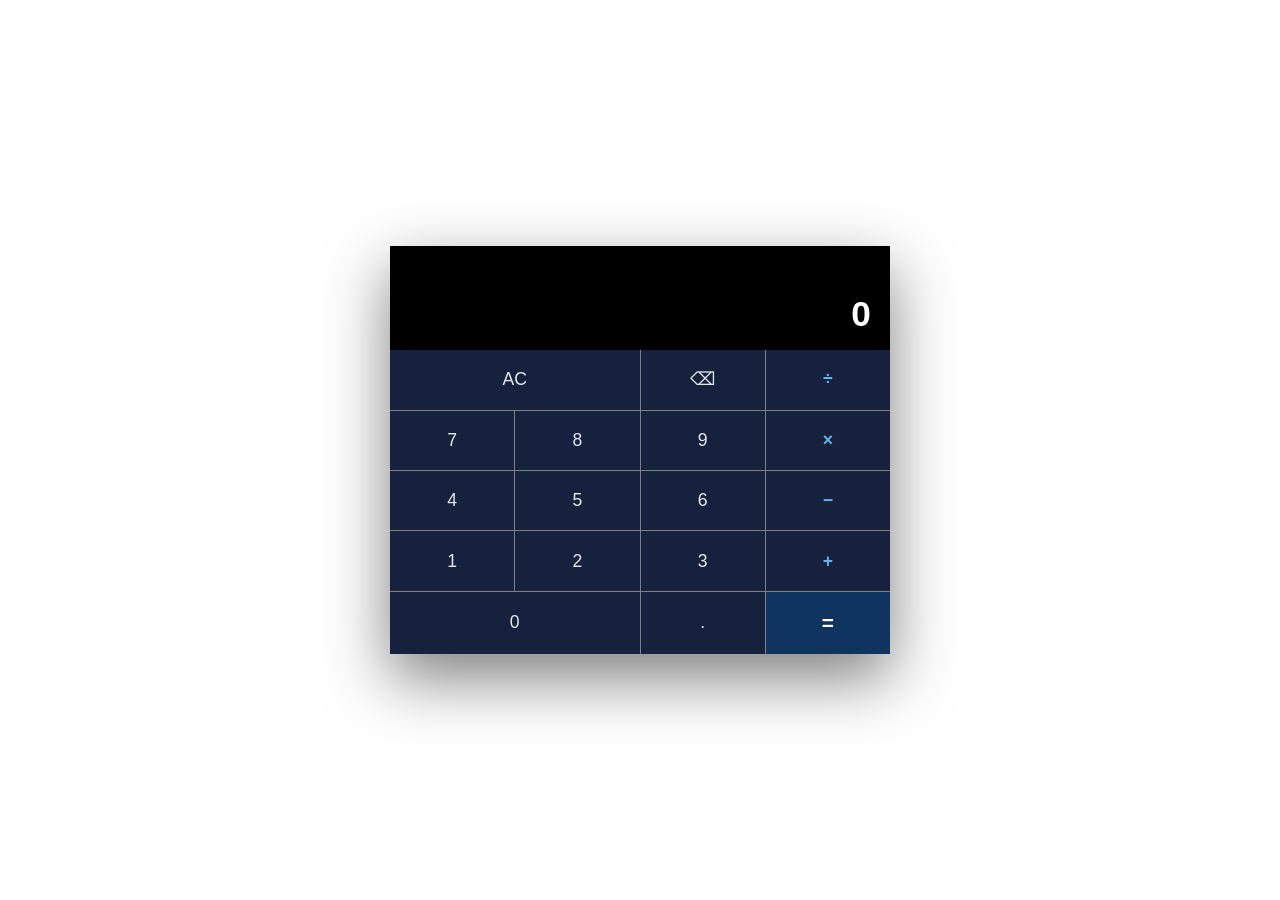
<file: CodeAlpha_Calculator/index.html>
<!DOCTYPE html>
<html lang="en">
<head>
  <meta charset="UTF-8" />
  <meta name="viewport" content="width=device-width, initial-scale=1.0" />
  <link rel="stylesheet" href="styles.css" />
  <title>Calculator</title>
</head>
<body>

  <div class="calculator">
    <div class="display">
      <span class="expression" id="expression"></span>
      <span class="result" id="result">0</span>
    </div>
    <div class="buttons">
      <button class="btn span-two" id="clear">AC</button>
      <button class="btn" id="delete">⌫</button>
      <button class="btn operator" data-op="/">÷</button>

      <button class="btn" data-num="7">7</button>
      <button class="btn" data-num="8">8</button>
      <button class="btn" data-num="9">9</button>
      <button class="btn operator" data-op="*">×</button>

      <button class="btn" data-num="4">4</button>
      <button class="btn" data-num="5">5</button>
      <button class="btn" data-num="6">6</button>
      <button class="btn operator" data-op="-">−</button>

      <button class="btn" data-num="1">1</button>
      <button class="btn" data-num="2">2</button>
      <button class="btn" data-num="3">3</button>
      <button class="btn operator" data-op="+">+</button>

      <button class="btn span-two" data-num="0">0</button>
      <button class="btn" data-num=".">.</button>
      <button class="btn equals" id="equals">=</button>
    </div>
  </div>

  <script src="script.js"></script>
</body>
</html>
</file>
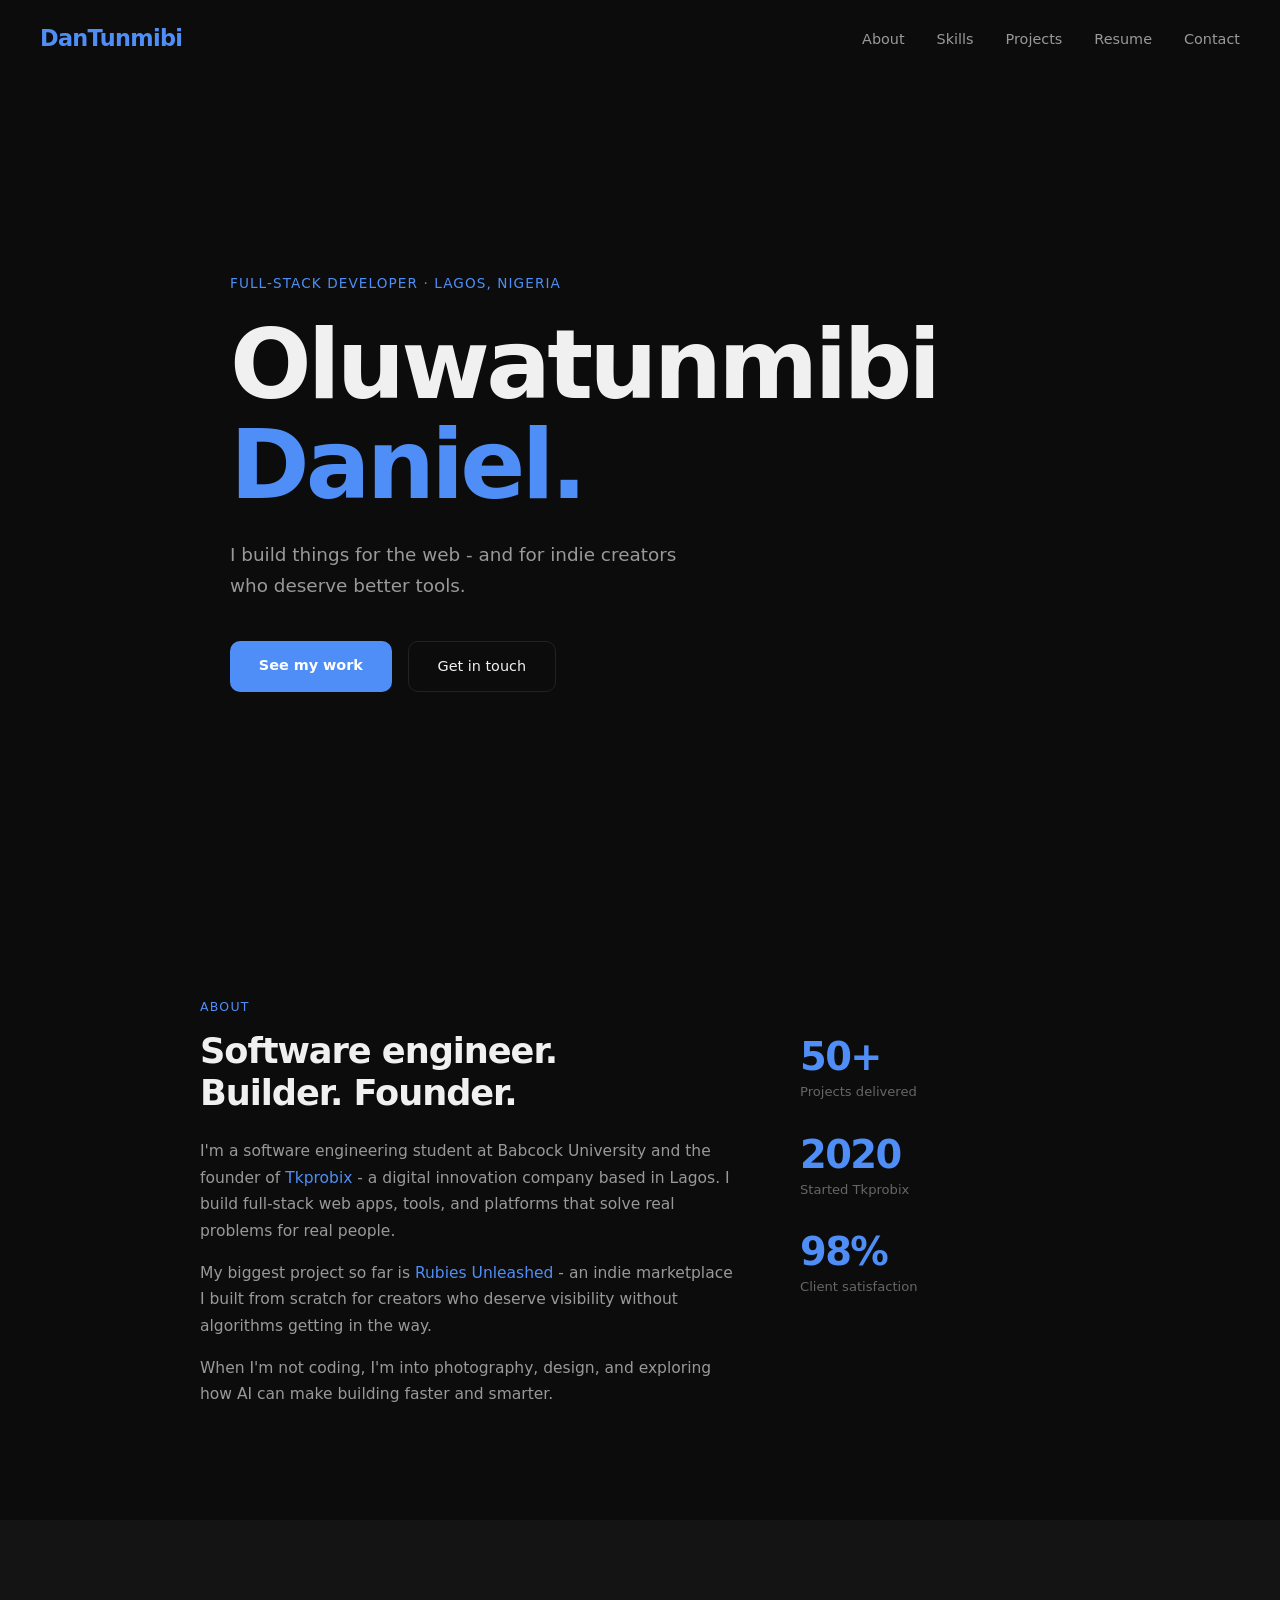
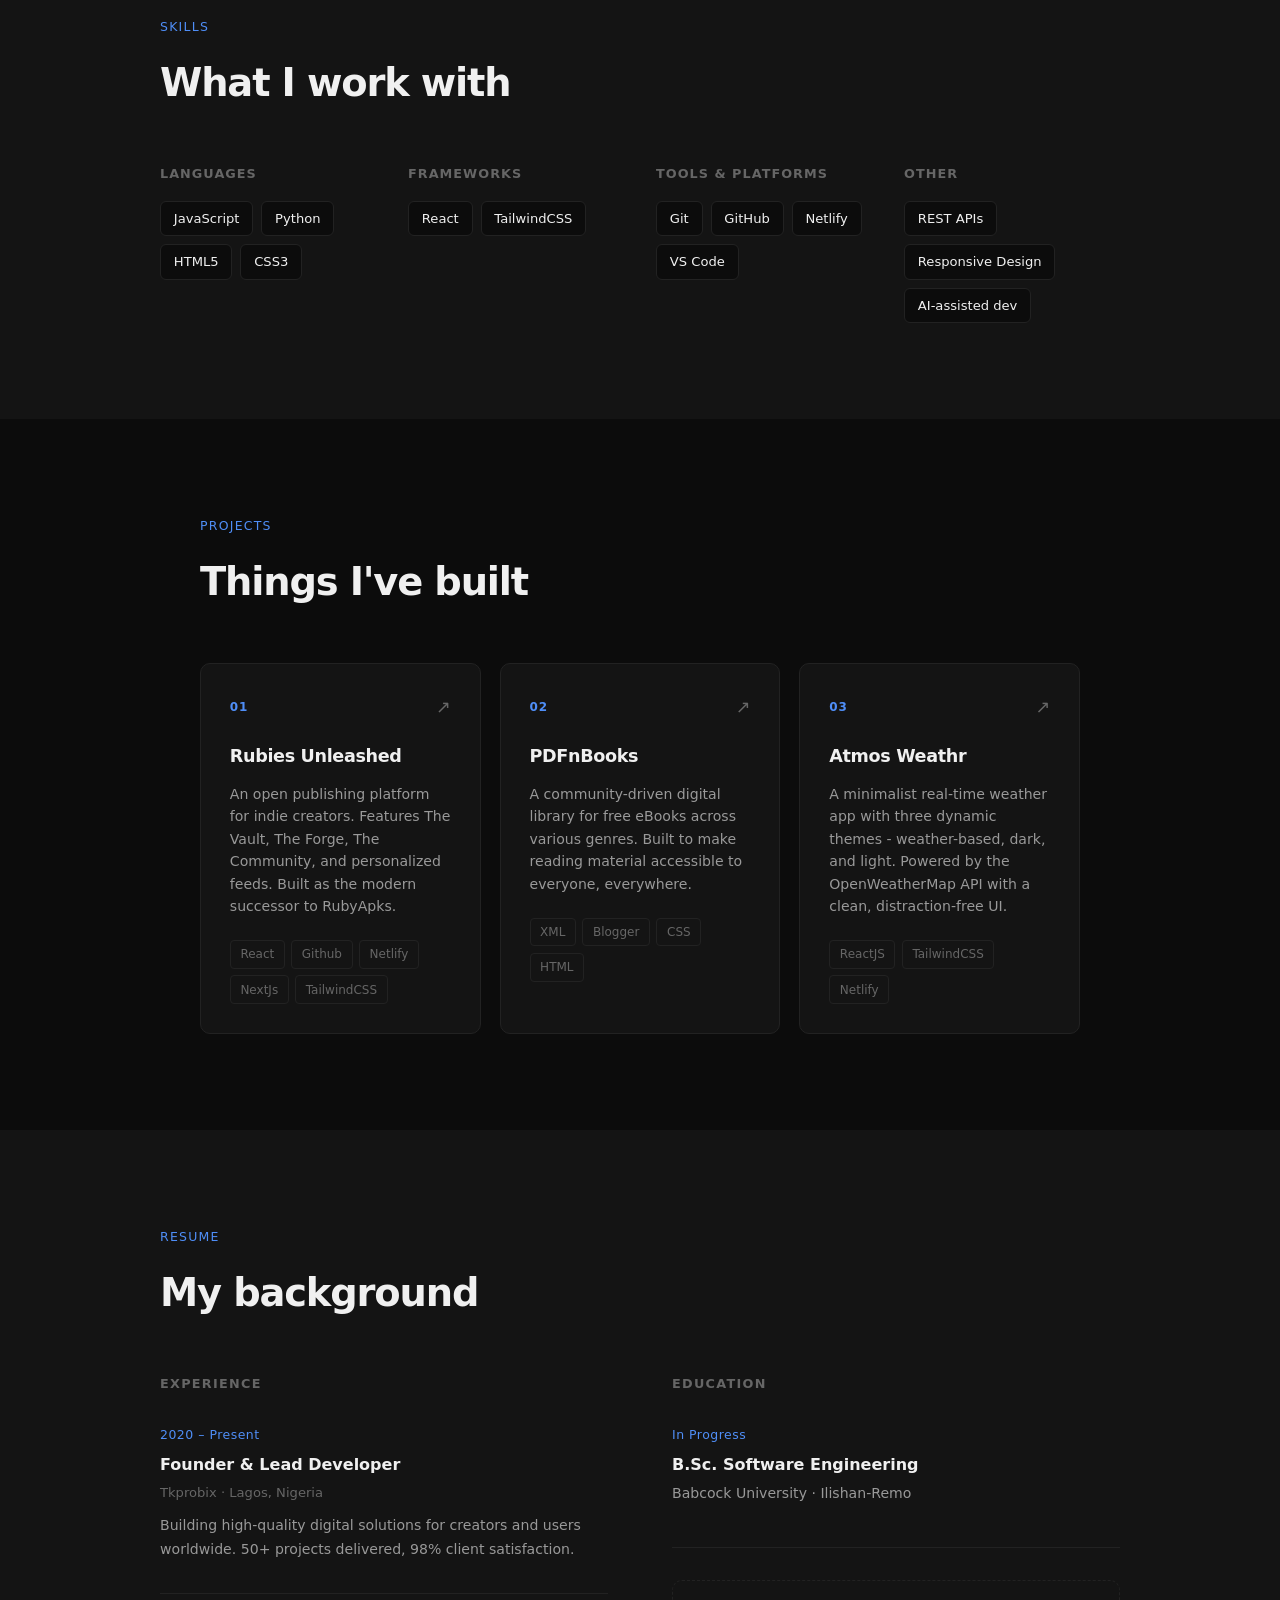
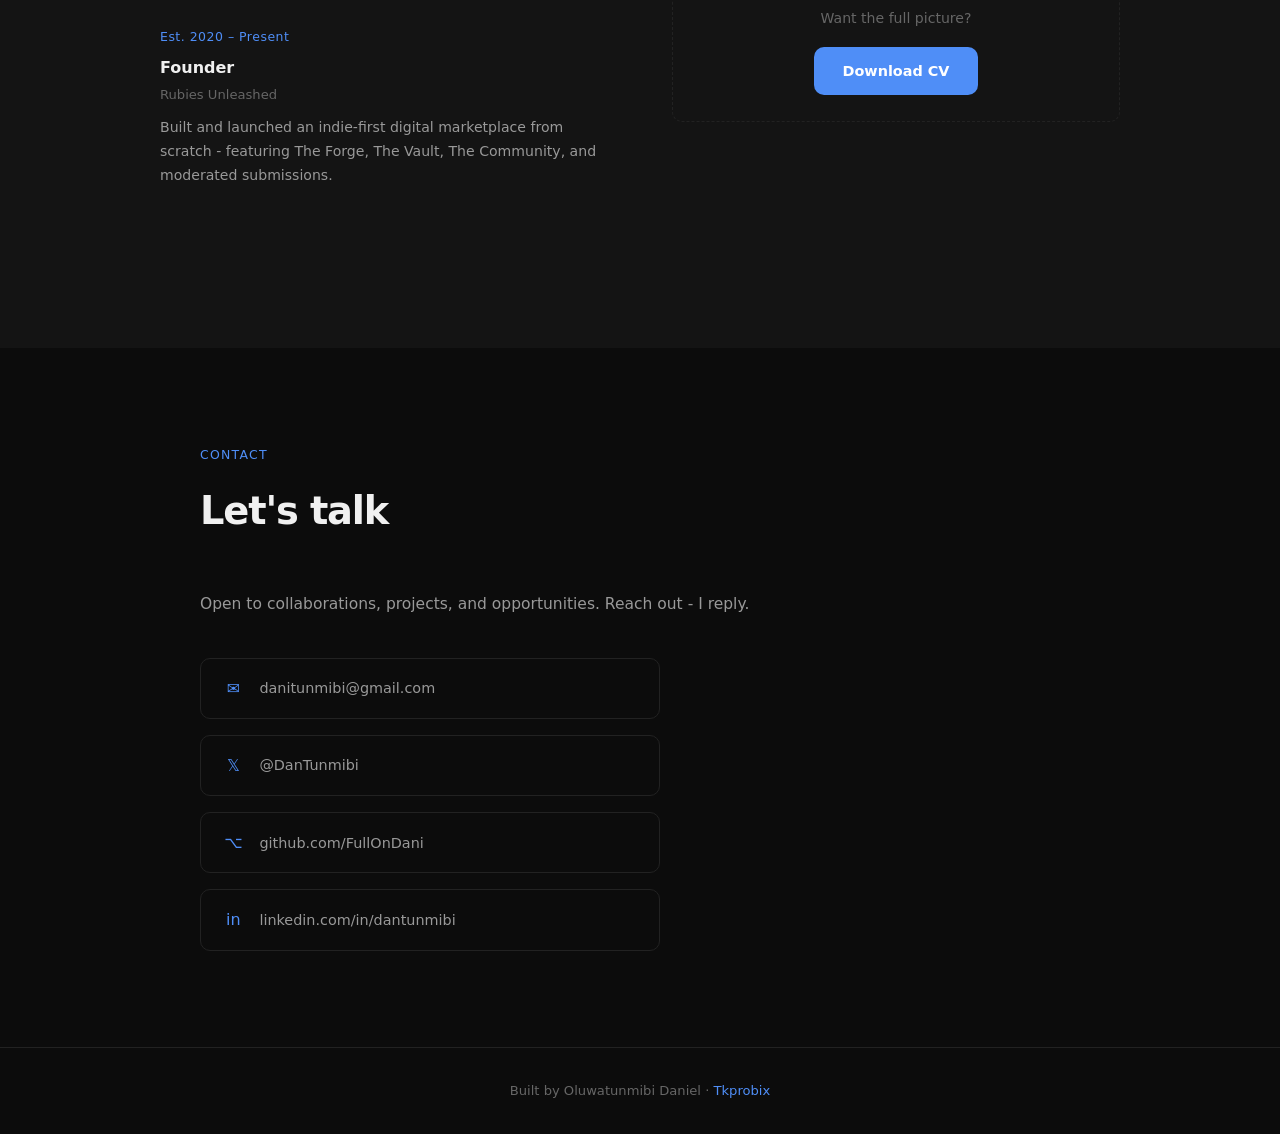
<file: CodeAlpha_Portfolio/index.html>
<!DOCTYPE html>
<html lang="en">
<head>
  <meta charset="UTF-8" />
  <meta name="viewport" content="width=device-width, initial-scale=1.0" />
  <link rel="stylesheet" href="styles.css" />
  <title>DanTunmibi - Portfolio</title>
</head>
<body>

  <!-- NAV -->
  <nav id="navbar">
    <span class="nav-logo">DanTunmibi</span>
    <ul class="nav-links">
      <li><a href="#about">About</a></li>
      <li><a href="#skills">Skills</a></li>
      <li><a href="#projects">Projects</a></li>
      <li><a href="#resume">Resume</a></li>
      <li><a href="#contact">Contact</a></li>
    </ul>
    <button class="nav-toggle" id="navToggle">☰</button>
  </nav>

  <!-- MOBILE MENU -->
  <div class="mobile-menu" id="mobileMenu">
    <a href="#about" class="mobile-link">About</a>
    <a href="#skills" class="mobile-link">Skills</a>
    <a href="#projects" class="mobile-link">Projects</a>
    <a href="#resume" class="mobile-link">Resume</a>
    <a href="#contact" class="mobile-link">Contact</a>
  </div>

  <!-- HERO -->
  <section class="hero" id="home">
    <div class="hero-content">
      <p class="hero-tag">Full-Stack Developer · Lagos, Nigeria</p>
      <h1>Oluwatunmibi<br /><span>Daniel.</span></h1>
      <p class="hero-sub">I build things for the web - and for indie creators who deserve better tools.</p>
      <div class="hero-cta">
        <a href="#projects" class="btn-primary">See my work</a>
        <a href="#contact" class="btn-ghost">Get in touch</a>
      </div>
    </div>
  </section>

  <!-- ABOUT -->
  <section class="section" id="about">
    <p class="section-tag">About</p>
    <div class="about-grid">
      <div class="about-text">
        <h2>Software engineer.<br />Builder. Founder.</h2>
        <p>I'm a software engineering student at Babcock University and the founder of <a href="https://tkprobix.netlify.app" target="_blank" class="inline-link">Tkprobix</a> - a digital innovation company based in Lagos. I build full-stack web apps, tools, and platforms that solve real problems for real people.</p>
        <p>My biggest project so far is <a href="https://rubiesunleashed.app" target="_blank" class="inline-link">Rubies Unleashed</a> - an indie marketplace I built from scratch for creators who deserve visibility without algorithms getting in the way.</p>
        <p>When I'm not coding, I'm into photography, design, and exploring how AI can make building faster and smarter.</p>
      </div>
      <div class="about-facts">
        <div class="fact">
          <span class="fact-num">50+</span>
          <span class="fact-label">Projects delivered</span>
        </div>
        <div class="fact">
          <span class="fact-num">2020</span>
          <span class="fact-label">Started Tkprobix</span>
        </div>
        <div class="fact">
          <span class="fact-num">98%</span>
          <span class="fact-label">Client satisfaction</span>
        </div>
      </div>
    </div>
  </section>

  <!-- SKILLS -->
  <section class="section alt" id="skills">
    <p class="section-tag">Skills</p>
    <h2 class="section-title">What I work with</h2>
    <div class="skills-grid">
      <div class="skill-group">
        <h3>Languages</h3>
        <div class="tags">
          <span class="tag">JavaScript</span>
          <span class="tag">Python</span>
          <span class="tag">HTML5</span>
          <span class="tag">CSS3</span>
        </div>
      </div>
      <div class="skill-group">
        <h3>Frameworks</h3>
        <div class="tags">
          <span class="tag">React</span>
          <span class="tag">TailwindCSS</span>
        </div>
      </div>
      <div class="skill-group">
        <h3>Tools & Platforms</h3>
        <div class="tags">
          <span class="tag">Git</span>
          <span class="tag">GitHub</span>
          <span class="tag">Netlify</span>
          <span class="tag">VS Code</span>
        </div>
      </div>
      <div class="skill-group">
        <h3>Other</h3>
        <div class="tags">
          <span class="tag">REST APIs</span>
          <span class="tag">Responsive Design</span>
          <span class="tag">AI-assisted dev</span>
        </div>
      </div>
    </div>
  </section>

  <!-- PROJECTS -->
  <section class="section" id="projects">
    <p class="section-tag">Projects</p>
    <h2 class="section-title">Things I've built</h2>
    <div class="projects-grid">

      <div class="project-card">
        <div class="project-top">
          <span class="project-num">01</span>
          <a href="https://rubiesunleashed.app" target="_blank" class="project-link">↗</a>
        </div>
        <h3>Rubies Unleashed</h3>
        <p>An open publishing platform for indie creators. Features The Vault, The Forge, The Community, and personalized feeds. Built as the modern successor to RubyApks.</p>
        <div class="project-tags">
          <span>React</span><span>Github</span><span>Netlify</span><span>NextJs</span><span>TailwindCSS</span>
        </div>
      </div>

      <div class="project-card">
        <div class="project-top">
          <span class="project-num">02</span>
          <a href="https://pdfnbooks.blogspot.com" target="_blank" class="project-link">↗</a>
        </div>
        <h3>PDFnBooks</h3>
        <p>A community-driven digital library for free eBooks across various genres. Built to make reading material accessible to everyone, everywhere.</p>
        <div class="project-tags">
          <span>XML</span><span>Blogger</span><span>CSS</span><span>HTML</span>
        </div>
      </div>

      <div class="project-card">
        <div class="project-top">
          <span class="project-num">03</span>
          <a href="https://atmosweathr.netlify.app" target="_blank" class="project-link">↗</a>
        </div>
        <h3>Atmos Weathr</h3>
        <p>A minimalist real-time weather app with three dynamic themes - weather-based, dark, and light. Powered by the OpenWeatherMap API with a clean, distraction-free UI.</p>
        <div class="project-tags">
          <span>ReactJS</span><span>TailwindCSS</span><span>Netlify</span>
        </div>
      </div>

    </div>
  </section>

  <!-- RESUME -->
  <section class="section alt" id="resume">
    <p class="section-tag">Resume</p>
    <h2 class="section-title">My background</h2>
    <div class="resume-layout">
      <div class="resume-col">
        <h3 class="resume-col-title">Experience</h3>
        <div class="resume-item">
          <span class="resume-date">2020 – Present</span>
          <h4>Founder & Lead Developer</h4>
          <p class="resume-company">Tkprobix · Lagos, Nigeria</p>
          <p>Building high-quality digital solutions for creators and users worldwide. 50+ projects delivered, 98% client satisfaction.</p>
        </div>
        <div class="resume-item">
          <span class="resume-date">Est. 2020 – Present</span>
          <h4>Founder</h4>
          <p class="resume-company">Rubies Unleashed</p>
          <p>Built and launched an indie-first digital marketplace from scratch - featuring The Forge, The Vault, The Community, and moderated submissions.</p>
        </div>
      </div>
      <div class="resume-col">
        <h3 class="resume-col-title">Education</h3>
        <div class="resume-item">
          <span class="resume-date">In Progress</span>
          <h4>B.Sc. Software Engineering</h4>
          <p class="resume-company">Babcock University · Ilishan-Remo</p>
        </div>
        <div class="resume-download">
          <p>Want the full picture?</p>
          <a href="Oluwatunmibi_Daniel_Resume.docx" download class="btn-primary">Download CV</a>
        </div>
      </div>
    </div>
  </section>

  <!-- CONTACT -->
  <section class="section" id="contact">
    <p class="section-tag">Contact</p>
    <h2 class="section-title">Let's talk</h2>
    <p class="contact-sub">Open to collaborations, projects, and opportunities. Reach out - I reply.</p>
    <div class="contact-links">
      <a href="mailto:danitunmibi@gmail.com" class="contact-item">
        <span class="contact-icon">✉</span>
        <span>danitunmibi@gmail.com</span>
      </a>
      <a href="https://x.com/DanTunmibi" target="_blank" class="contact-item">
        <span class="contact-icon">𝕏</span>
        <span>@DanTunmibi</span>
      </a>
      <a href="https://github.com/FullOnDani" target="_blank" class="contact-item">
        <span class="contact-icon">⌥</span>
        <span>github.com/FullOnDani</span>
      </a>
      <a href="https://www.linkedin.com/in/dantunmibi" target="_blank" class="contact-item">
        <span class="contact-icon">in</span>
        <span>linkedin.com/in/dantunmibi</span>
      </a>
    </div>
  </section>

  <!-- FOOTER -->
  <footer>
    <p>Built by Oluwatunmibi Daniel · <a href="https://tkprobix.netlify.app" target="_blank">Tkprobix</a></p>
  </footer>

  <script src="script.js"></script>
</body>
</html>
</file>
<file: CodeAlpha_Calculator/styles.css>
*, *::before, *::after { box-sizing: border-box; margin: 0; padding: 0; }

body {
  background: white;
  display: flex;
  align-items: center;
  justify-content: center;
  min-height: 100vh;
  font-family: 'Segoe UI', sans-serif;
}

.calculator {
  box-shadow: 0 24px 60px rgba(0,0,0,0.5);
  width: 500px;
}

.display {
  background: black;
  padding: 1.5rem 1.2rem 1rem;
  text-align: right;
  min-height: 100px;
  display: flex;
  flex-direction: column;
  justify-content: flex-end;
  gap: 0.5rem;
}

.expression {
  color: #a0aec0;
  font-size: 0.85rem;
  min-height: 1.2em;
  word-break: break-all;
}

.result {
  color: #ffffff;
  font-size: 2.2rem;
  font-weight: 600;
  word-break: break-all;
}

.buttons {
  display: grid;
  grid-template-columns: repeat(4, 1fr);
  gap: 1px;
  background: grey;
}

.btn {
  background: #16213e;
  color: #e2e8f0;
  border: none;
  padding: 1.2rem;
  font-size: 1.1rem;
  cursor: pointer;
  transition: background 0.15s ease;
}

.btn:hover { background: #1e2d50; }
.btn:active { background: #0f3460; }

.btn.operator { color: #63b3ed; font-weight: 600; }
.btn.operator:hover { background: #1a3a5c; }

.btn.equals {
  background: #0f3460;
  color: #fff;
  font-size: 1.3rem;
  font-weight: 700;
}
.btn.equals:hover { background: #1a4a80; }

.span-two { grid-column: span 2; }
</file>
<file: CodeAlpha_Portfolio/styles.css>
*, *::before, *::after { box-sizing: border-box; margin: 0; padding: 0; }

:root {
  --bg: #0c0c0c;
  --surface: #141414;
  --border: #222;
  --accent: #4F8EF7;
  --text: #f0f0f0;
  --muted: #666;
  --sub: #999;
  --radius: 10px;
  --ease: cubic-bezier(0.4, 0, 0.2, 1);
}

html { scroll-behavior: smooth; }

body {
  background: var(--bg);
  color: var(--text);
  font-family: 'Segoe UI', system-ui, -apple-system, sans-serif;
  line-height: 1.7;
}

/* NAV */
nav {
  position: fixed;
  top: 0; left: 0; right: 0;
  z-index: 100;
  display: flex;
  align-items: center;
  justify-content: space-between;
  padding: 1.2rem 2.5rem;
}

nav.scrolled {
  background: var(--bg);
  border-color: var(--border);
}

.nav-logo {
  font-size: 1.4rem;
  font-weight: 800;
  color: var(--accent);
  letter-spacing: -0.03em;
}

.nav-links {
  list-style: none;
  display: flex;
  gap: 2rem;
}

.nav-links a {
  color: var(--sub);
  text-decoration: none;
  font-size: 0.9rem;
  transition: color 0.2s;
}

.nav-links a:hover { color: var(--text); }

.nav-toggle {
  display: none;
  background: none;
  border: 1px solid var(--border);
  color: var(--text);
  padding: 0.3rem 0.7rem;
  border-radius: 6px;
  cursor: pointer;
  font-size: 1rem;
}

/* MOBILE MENU */
.mobile-menu {
  display: none;
  flex-direction: column;
  gap: 0;
  position: fixed;
  top: 62px; left: 0; right: 0;
  background: var(--surface);
  border-bottom: 1px solid var(--border);
  z-index: 99;
  padding: 1rem 0;
}

.mobile-menu.open { display: flex; }

.mobile-link {
  padding: 0.8rem 2rem;
  color: var(--sub);
  text-decoration: none;
  font-size: 0.95rem;
  transition: color 0.2s, background 0.2s;
}

.mobile-link:hover { color: var(--text); background: var(--border); }

/* HERO */
.hero {
  min-height: 100vh;
  display: flex;
  align-items: center;
  padding: 8rem 2.5rem 4rem;
  max-width: 900px;
  margin: 0 auto;
}

.hero-tag {
  font-size: 0.85rem;
  color: var(--accent);
  letter-spacing: 0.08em;
  text-transform: uppercase;
  margin-bottom: 1.2rem;
}

.hero h1 {
  font-size: clamp(3rem, 9vw, 6rem);
  font-weight: 800;
  line-height: 1.05;
  letter-spacing: -0.04em;
  margin-bottom: 1.4rem;
}

.hero h1 span { color: var(--accent); }

.hero-sub {
  font-size: 1.15rem;
  color: var(--sub);
  max-width: 480px;
  margin-bottom: 2.5rem;
}

.hero-cta {
  display: flex;
  gap: 1rem;
  flex-wrap: wrap;
}

/* BUTTONS */
.btn-primary {
  background: var(--accent);
  color: #fff;
  padding: 0.75rem 1.8rem;
  border-radius: var(--radius);
  text-decoration: none;
  font-weight: 600;
  font-size: 0.9rem;
  transition: opacity 0.2s, transform 0.2s;
  display: inline-block;
}

.btn-primary:hover { opacity: 0.88; transform: translateY(-2px); }

.btn-ghost {
  border: 1px solid var(--border);
  color: var(--text);
  padding: 0.75rem 1.8rem;
  border-radius: var(--radius);
  text-decoration: none;
  font-size: 0.9rem;
  transition: border-color 0.2s, transform 0.2s;
  display: inline-block;
}

.btn-ghost:hover { border-color: var(--sub); transform: translateY(-2px); }

/* SECTIONS */
.section {
  padding: 6rem 2.5rem;
  max-width: 960px;
  margin: 0 auto;
}

.section.alt {
  max-width: 100%;
  background: var(--surface);
  padding: 6rem 2.5rem;
}

.section.alt > * { max-width: 960px; margin-left: auto; margin-right: auto; }

.section-tag {
  font-size: 0.78rem;
  color: var(--accent);
  letter-spacing: 0.1em;
  text-transform: uppercase;
  margin-bottom: 0.8rem;
}

.section-title {
  font-size: clamp(1.6rem, 4vw, 2.4rem);
  font-weight: 700;
  letter-spacing: -0.03em;
  margin-bottom: 3rem;
}

/* ABOUT */
.about-grid {
  display: grid;
  grid-template-columns: 1fr 280px;
  gap: 4rem;
  align-items: start;
}

.about-text h2 {
  font-size: clamp(1.5rem, 3.5vw, 2.2rem);
  font-weight: 700;
  letter-spacing: -0.03em;
  line-height: 1.2;
  margin-bottom: 1.5rem;
}

.about-text p {
  color: var(--sub);
  margin-bottom: 1rem;
  font-size: 0.97rem;
}

.inline-link {
  color: var(--accent);
  text-decoration: none;
  border-bottom: 1px solid transparent;
  transition: border-color 0.2s;
}

.inline-link:hover { border-color: var(--accent); }

.about-facts {
  display: flex;
  flex-direction: column;
  gap: 2rem;
  padding-top: 0.5rem;
}

.fact { display: flex; flex-direction: column; }

.fact-num {
  font-size: 2.4rem;
  font-weight: 800;
  color: var(--accent);
  letter-spacing: -0.04em;
  line-height: 1;
}

.fact-label {
  font-size: 0.82rem;
  color: var(--muted);
  margin-top: 0.3rem;
}

/* SKILLS */
.skills-grid {
  display: grid;
  grid-template-columns: repeat(auto-fill, minmax(200px, 1fr));
  gap: 2rem;
  max-width: 960px;
  margin: 0 auto;
}

.skill-group h3 {
  font-size: 0.8rem;
  text-transform: uppercase;
  letter-spacing: 0.08em;
  color: var(--muted);
  margin-bottom: 1rem;
}

.tags { display: flex; flex-wrap: wrap; gap: 0.5rem; }

.tag {
  background: var(--bg);
  border: 1px solid var(--border);
  color: var(--text);
  padding: 0.35rem 0.8rem;
  border-radius: 6px;
  font-size: 0.82rem;
  transition: border-color 0.2s, color 0.2s;
}

.tag:hover { border-color: var(--accent); color: var(--accent); }

/* PROJECTS */
.projects-grid {
  display: grid;
  grid-template-columns: repeat(auto-fill, minmax(280px, 1fr));
  gap: 1.2rem;
}

.project-card {
  background: var(--surface);
  border: 1px solid var(--border);
  border-radius: var(--radius);
  padding: 1.8rem;
  transition: border-color 0.25s, transform 0.25s;
}

.project-card:hover {
  border-color: var(--accent);
  transform: translateY(-4px);
}

.project-top {
  display: flex;
  justify-content: space-between;
  align-items: center;
  margin-bottom: 1.2rem;
}

.project-num {
  font-size: 0.75rem;
  color: var(--accent);
  letter-spacing: 0.08em;
  font-weight: 700;
}

.project-link {
  color: var(--muted);
  text-decoration: none;
  font-size: 1.1rem;
  transition: color 0.2s;
}

.project-link:hover { color: var(--accent); }

.project-card h3 {
  font-size: 1.1rem;
  font-weight: 700;
  margin-bottom: 0.7rem;
  letter-spacing: -0.02em;
}

.project-card p {
  color: var(--sub);
  font-size: 0.88rem;
  line-height: 1.6;
  margin-bottom: 1.4rem;
}

.project-tags {
  display: flex;
  flex-wrap: wrap;
  gap: 0.4rem;
}

.project-tags span {
  font-size: 0.75rem;
  color: var(--muted);
  border: 1px solid var(--border);
  padding: 0.2rem 0.6rem;
  border-radius: 4px;
}

/* RESUME */
.resume-layout {
  display: grid;
  grid-template-columns: 1fr 1fr;
  gap: 4rem;
  max-width: 960px;
  margin: 0 auto;
}

.resume-col-title {
  font-size: 0.8rem;
  text-transform: uppercase;
  letter-spacing: 0.1em;
  color: var(--muted);
  margin-bottom: 1.8rem;
}

.resume-item {
  margin-bottom: 2rem;
  padding-bottom: 2rem;
  border-bottom: 1px solid var(--border);
}

.resume-item:last-of-type { border-bottom: none; }

.resume-date {
  font-size: 0.78rem;
  color: var(--accent);
  display: block;
  margin-bottom: 0.4rem;
  letter-spacing: 0.04em;
}

.resume-item h4 {
  font-size: 1rem;
  font-weight: 700;
  margin-bottom: 0.2rem;
}

.resume-company {
  font-size: 0.82rem;
  color: var(--muted);
  margin-bottom: 0.6rem;
}

.resume-item p:last-child {
  font-size: 0.88rem;
  color: var(--sub);
}

.resume-download {
  margin-top: 2rem;
  padding: 1.6rem;
  border: 1px dashed var(--border);
  border-radius: var(--radius);
  text-align: center;
}

.resume-download p {
  color: var(--muted);
  font-size: 0.88rem;
  margin-bottom: 1rem;
}

/* CONTACT */
.contact-sub {
  color: var(--sub);
  margin-bottom: 2.5rem;
  font-size: 0.97rem;
}

.contact-links {
  display: flex;
  flex-direction: column;
  gap: 1rem;
  max-width: 460px;
}

.contact-item {
  display: flex;
  align-items: center;
  gap: 1rem;
  padding: 1rem 1.4rem;
  border: 1px solid var(--border);
  border-radius: var(--radius);
  text-decoration: none;
  color: var(--sub);
  font-size: 0.9rem;
  transition: border-color 0.2s, color 0.2s, transform 0.2s;
}

.contact-item:hover {
  border-color: var(--accent);
  color: var(--text);
  transform: translateX(4px);
}

.contact-icon {
  font-size: 1rem;
  color: var(--accent);
  width: 20px;
  text-align: center;
}

/* FOOTER */
footer {
  text-align: center;
  padding: 2rem;
  color: var(--muted);
  font-size: 0.82rem;
  border-top: 1px solid var(--border);
}

footer a { color: var(--accent); text-decoration: none; }

/* ANIMATIONS */
.reveal {
  opacity: 0;
  transform: translateY(24px);
  transition: opacity 0.6s var(--ease), transform 0.6s var(--ease);
}

.reveal.visible {
  opacity: 1;
  transform: translateY(0);
}

/* RESPONSIVE */
@media (max-width: 768px) {
  .nav-links { display: none; }
  .nav-toggle { display: block; }
  nav { padding: 1rem 1.4rem; }

  .hero { padding: 7rem 1.4rem 3rem; }
  .section { padding: 4rem 1.4rem; }
  .section.alt { padding: 4rem 1.4rem; }

  .about-grid { grid-template-columns: 1fr; gap: 2.5rem; }
  .about-facts { flex-direction: row; flex-wrap: wrap; gap: 1.5rem; }

  .resume-layout { grid-template-columns: 1fr; gap: 2rem; }
  .projects-grid { grid-template-columns: 1fr; }
  .skills-grid { grid-template-columns: 1fr 1fr; }
}

@media (max-width: 420px) {
  .skills-grid { grid-template-columns: 1fr; }
  .hero-cta { flex-direction: column; }
  .btn-primary, .btn-ghost { text-align: center; }
}
</file>
